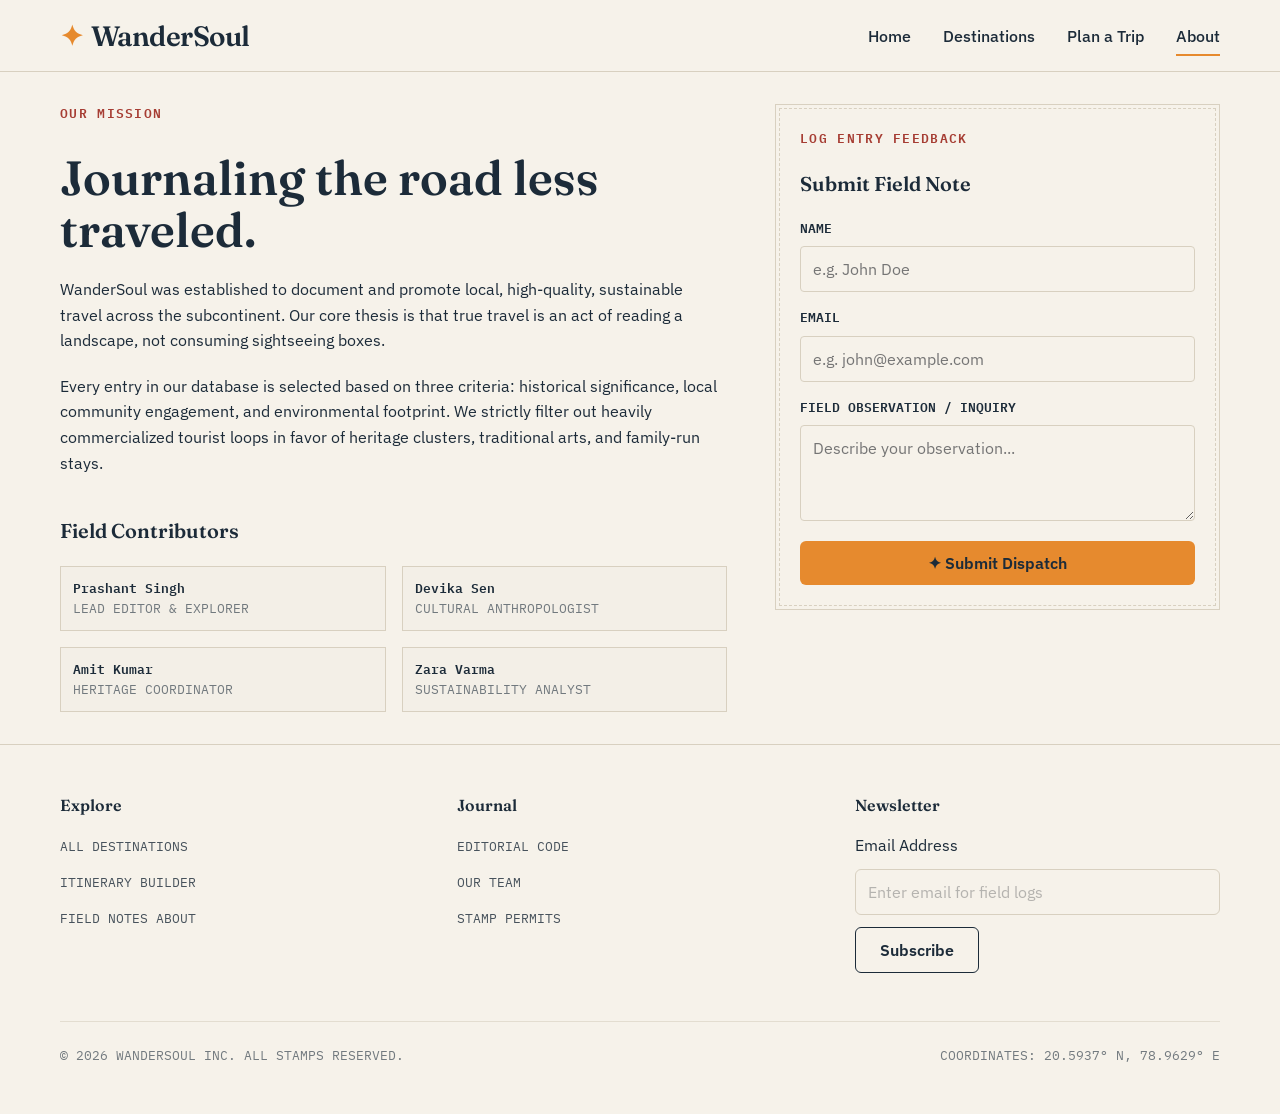
<file: frontend/about.html>
<!DOCTYPE html>
<html lang="en">
<head>
    <meta charset="UTF-8">
    <meta name="viewport" content="width=device-width, initial-scale=1.0">
    <meta name="description" content="Learn about WanderSoul's mission of promoting authentic, crowd-free cultural tourism and sustainable travel.">
    <title>WanderSoul — About & Contact</title>
    <link rel="stylesheet" href="style.css">
    <style>
        .about-layout {
            display: grid;
            grid-template-columns: 1fr;
            gap: var(--space-48);
            padding: var(--space-32) 0;
        }
        @media (min-width: 768px) {
            .about-layout {
                grid-template-columns: 1.2fr 0.8fr;
            }
        }
        .about-text {
            display: flex;
            flex-direction: column;
            gap: var(--space-20);
        }
        .team-grid {
            display: grid;
            grid-template-columns: 1fr 1fr;
            gap: var(--space-16);
            margin-top: var(--space-20);
            font-family: var(--font-meta);
            font-size: var(--fs-13);
        }
        .team-member {
            border: var(--border-hairline);
            padding: var(--space-12);
            background: rgba(28, 43, 57, 0.01);
        }
        .team-role {
            opacity: 0.6;
            text-transform: uppercase;
        }
        .team-name {
            font-weight: 600;
        }
        .contact-form {
            display: flex;
            flex-direction: column;
            gap: var(--space-20);
            border: var(--border-hairline);
            padding: var(--space-24);
            position: relative;
        }
        .contact-form::before {
            content: '';
            position: absolute;
            inset: 3px;
            border: 1px dashed var(--line);
            pointer-events: none;
        }
    </style>
</head>
<body>

    <!-- Skip Navigation -->
    <a href="#main-content" class="skip-link">Skip to main content</a>

    <!-- Header -->
    <header class="header" role="banner">
        <div class="container">
            <a href="index.html" class="logo-link" aria-label="WanderSoul Home">
                <span class="logo-symbol" aria-hidden="true">✦</span>
                <span class="logo-text">WanderSoul</span>
            </a>
            <nav role="navigation" aria-label="Main navigation">
                <ul class="nav-list">
                    <li><a href="index.html" class="nav-link">Home</a></li>
                    <li><a href="destinations.html" class="nav-link">Destinations</a></li>
                    <li><a href="plan.html" class="nav-link">Plan a Trip</a></li>
                    <li><a href="about.html" class="nav-link active">About</a></li>
                </ul>
            </nav>
        </div>
    </header>

    <!-- Main Content -->
    <main id="main-content" class="container" role="main">
        <div class="about-layout">
            
            <!-- Left Page: The Mission & Editorial Code -->
            <section class="about-text" aria-labelledby="about-title">
                <span class="section-eyebrow">OUR MISSION</span>
                <h1 id="about-title" class="detail-title">Journaling the road less traveled.</h1>
                
                <p class="detail-desc">
                    WanderSoul was established to document and promote local, high-quality, sustainable travel across the 
                    subcontinent. Our core thesis is that true travel is an act of reading a landscape, not consuming 
                    sightseeing boxes.
                </p>

                <p class="detail-desc">
                    Every entry in our database is selected based on three criteria: historical significance, local community 
                    engagement, and environmental footprint. We strictly filter out heavily commercialized tourist loops in 
                    favor of heritage clusters, traditional arts, and family-run stays.
                </p>

                <!-- Plain team listing in Plex Mono -->
                <div style="margin-top: var(--space-20);">
                    <h2 class="highlights-title">Field Contributors</h2>
                    <div class="team-grid">
                        <div class="team-member">
                            <div class="team-name">Prashant Singh</div>
                            <div class="team-role">Lead Editor & Explorer</div>
                        </div>
                        <div class="team-member">
                            <div class="team-name">Devika Sen</div>
                            <div class="team-role">Cultural Anthropologist</div>
                        </div>
                        <div class="team-member">
                            <div class="team-name">Amit Kumar</div>
                            <div class="team-role">Heritage Coordinator</div>
                        </div>
                        <div class="team-member">
                            <div class="team-name">Zara Varma</div>
                            <div class="team-role">Sustainability Analyst</div>
                        </div>
                    </div>
                </div>
            </section>

            <!-- Right Page: Contact Stub -->
            <section aria-labelledby="contact-title">
                <div class="contact-form">
                    <span class="section-eyebrow" style="margin-bottom: 0;">LOG ENTRY FEEDBACK</span>
                    <h2 id="contact-title" class="highlights-title">Submit Field Note</h2>
                    
                    <form onsubmit="event.preventDefault(); alert('Message logged successfully.'); this.reset();">
                        <div class="form-group" style="margin-bottom: var(--space-16);">
                            <label for="contact-name" class="form-label">Name</label>
                            <input type="text" id="contact-name" class="form-input" required placeholder="e.g. John Doe">
                        </div>
                        
                        <div class="form-group" style="margin-bottom: var(--space-16);">
                            <label for="contact-email" class="form-label">Email</label>
                            <input type="email" id="contact-email" class="form-input" required placeholder="e.g. john@example.com">
                        </div>

                        <div class="form-group" style="margin-bottom: var(--space-20);">
                            <label for="contact-message" class="form-label">Field Observation / Inquiry</label>
                            <textarea id="contact-message" class="form-input form-textarea" required placeholder="Describe your observation..."></textarea>
                        </div>

                        <button type="submit" class="btn btn-primary" style="width: 100%;">✦ Submit Dispatch</button>
                    </form>
                </div>
            </section>

        </div>
    </main>

    <!-- Footer -->
    <footer class="footer" role="contentinfo">
        <div class="container">
            <div class="footer-grid">
                <div class="footer-col">
                    <h4 class="footer-col-title">Explore</h4>
                    <ul class="footer-links">
                        <li><a href="destinations.html" class="footer-link">ALL DESTINATIONS</a></li>
                        <li><a href="plan.html" class="footer-link">ITINERARY BUILDER</a></li>
                        <li><a href="about.html" class="footer-link">FIELD NOTES ABOUT</a></li>
                    </ul>
                </div>
                <div class="footer-col">
                    <h4 class="footer-col-title">Journal</h4>
                    <ul class="footer-links">
                        <li><a href="about.html" class="footer-link">EDITORIAL CODE</a></li>
                        <li><a href="about.html" class="footer-link">OUR TEAM</a></li>
                        <li><a href="about.html" class="footer-link">STAMP PERMITS</a></li>
                    </ul>
                </div>
                <div class="footer-col">
                    <h4 class="footer-col-title">Newsletter</h4>
                    <form class="newsletter-form" onsubmit="event.preventDefault(); alert('Subscribed!');">
                        <label for="newsletter-email" class="sr-only">Email Address</label>
                        <input type="email" id="newsletter-email" class="newsletter-input" placeholder="Enter email for field logs" required>
                        <button type="submit" class="btn btn-secondary">Subscribe</button>
                    </form>
                </div>
            </div>
            <div class="footer-copyright">
                <span>© 2026 WANDERSOUL INC. ALL STAMPS RESERVED.</span>
                <span>COORDINATES: 20.5937° N, 78.9629° E</span>
            </div>
        </div>
    </footer>

</body>
</html>
</file>
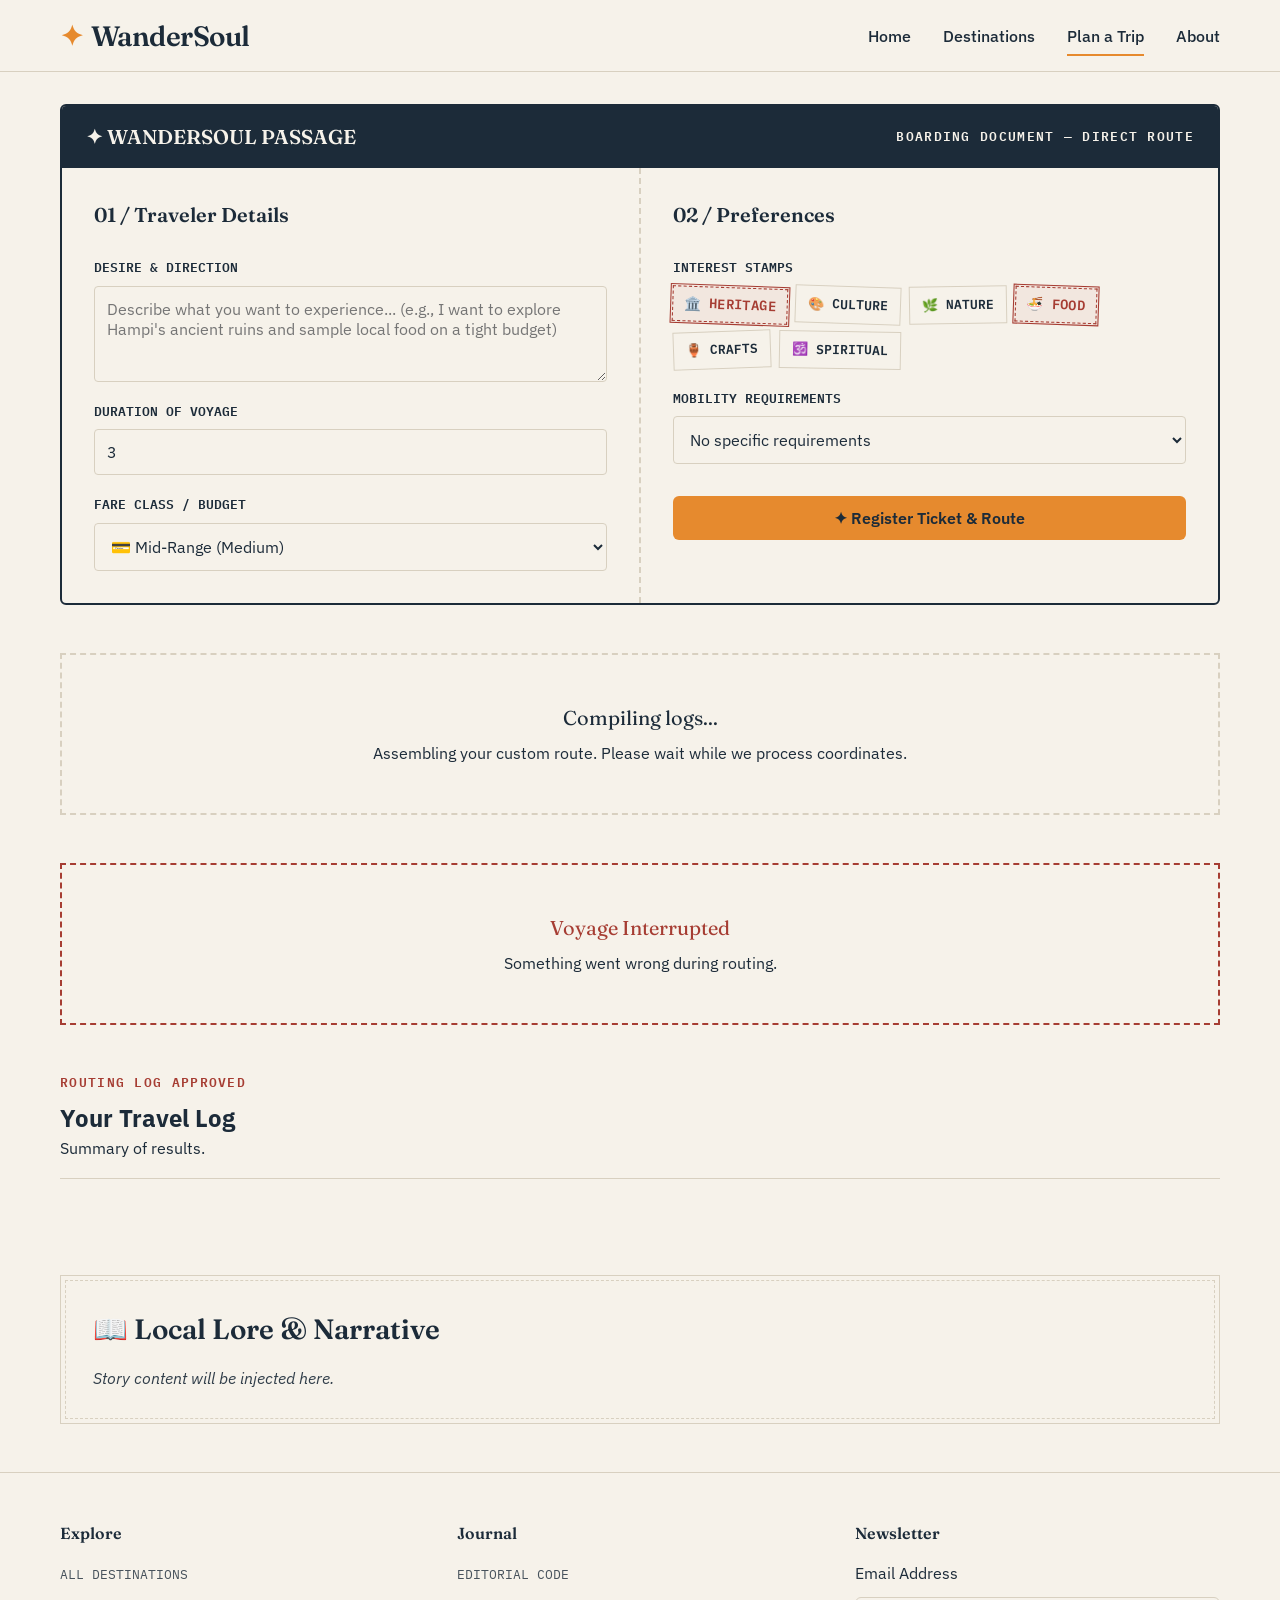
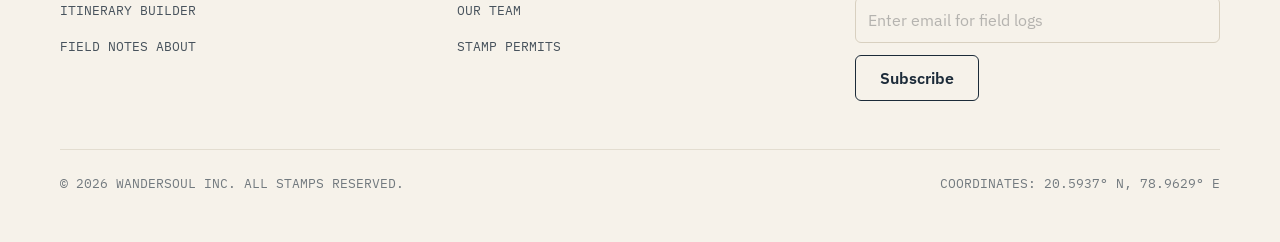
<file: frontend/plan.html>
<!DOCTYPE html>
<html lang="en">
<head>
    <meta charset="UTF-8">
    <meta name="viewport" content="width=device-width, initial-scale=1.0">
    <meta name="description" content="Generate a customized travel itinerary and passport-style journal route for your next trip across India.">
    <title>WanderSoul — Plan a Trip</title>
    <link rel="stylesheet" href="style.css">
</head>
<body>

    <!-- Skip Navigation -->
    <a href="#main-content" class="skip-link">Skip to main content</a>

    <!-- Header -->
    <header class="header" role="banner">
        <div class="container">
            <a href="index.html" class="logo-link" aria-label="WanderSoul Home">
                <span class="logo-symbol" aria-hidden="true">✦</span>
                <span class="logo-text">WanderSoul</span>
            </a>
            <nav role="navigation" aria-label="Main navigation">
                <ul class="nav-list">
                    <li><a href="index.html" class="nav-link">Home</a></li>
                    <li><a href="destinations.html" class="nav-link">Destinations</a></li>
                    <li><a href="plan.html" class="nav-link active">Plan a Trip</a></li>
                    <li><a href="about.html" class="nav-link">About</a></li>
                </ul>
            </nav>
        </div>
    </header>

    <!-- Main Content -->
    <main id="main-content" class="container" role="main">
        
        <!-- Boarding Pass Styled Form -->
        <section class="boarding-pass-card" aria-labelledby="form-heading">
            <div class="boarding-pass-header">
                <span class="boarding-pass-logo">✦ WANDERSOUL PASSAGE</span>
                <span class="boarding-pass-title">BOARDING DOCUMENT — DIRECT ROUTE</span>
            </div>
            
            <form id="itinerary-form" class="boarding-pass-grid" novalidate>
                
                <!-- Left Section: Traveler Details -->
                <div class="boarding-section">
                    <h2 id="form-heading" class="boarding-section-title">01 / Traveler Details</h2>
                    
                    <!-- Search Query -->
                    <div class="form-group">
                        <label for="query-input" class="form-label">Desire & Direction</label>
                        <textarea 
                            id="query-input" 
                            name="query" 
                            class="form-input form-textarea"
                            placeholder="Describe what you want to experience... (e.g., I want to explore Hampi's ancient ruins and sample local food on a tight budget)"
                            required
                            minlength="3"
                            maxlength="500"
                        ></textarea>
                    </div>

                    <!-- Days -->
                    <div class="form-group">
                        <label for="days-input" class="form-label">Duration of Voyage</label>
                        <input 
                            type="number" 
                            id="days-input" 
                            name="days" 
                            class="form-input" 
                            value="3" 
                            min="1" 
                            max="30" 
                            required
                        >
                    </div>

                    <!-- Budget -->
                    <div class="form-group">
                        <label for="budget-select" class="form-label">Fare Class / Budget</label>
                        <select id="budget-select" name="budget" class="form-input" required>
                            <option value="low">💰 Budget (Low)</option>
                            <option value="medium" selected>💳 Mid-Range (Medium)</option>
                            <option value="high">💎 Comfort (High)</option>
                        </select>
                    </div>
                </div>

                <!-- Perforation Divider -->
                <div class="boarding-perforate" aria-hidden="true"></div>

                <!-- Right Section: Preferences -->
                <div class="boarding-section">
                    <h2 class="boarding-section-title">02 / Preferences</h2>
                    
                    <!-- Interest stamps -->
                    <div class="form-group">
                        <span class="form-label">Interest Stamps</span>
                        <div class="form-tag-list" role="group" aria-label="Select interest tags">
                            <div class="stamp-item">
                                <input type="checkbox" id="pref-heritage" name="interests" value="heritage" class="stamp-checkbox" checked>
                                <label for="pref-heritage" class="stamp-label" style="--rot: -1.5deg;">🏛️ Heritage</label>
                            </div>
                            <div class="stamp-item">
                                <input type="checkbox" id="pref-culture" name="interests" value="cultural_deep_dive" class="stamp-checkbox">
                                <label for="pref-culture" class="stamp-label" style="--rot: 2deg;">🎨 Culture</label>
                            </div>
                            <div class="stamp-item">
                                <input type="checkbox" id="pref-nature" name="interests" value="nature" class="stamp-checkbox">
                                <label for="pref-nature" class="stamp-label" style="--rot: -1deg;">🌿 Nature</label>
                            </div>
                            <div class="stamp-item">
                                <input type="checkbox" id="pref-food" name="interests" value="street-food" class="stamp-checkbox" checked>
                                <label for="pref-food" class="stamp-label" style="--rot: 1.5deg;">🍜 Food</label>
                            </div>
                            <div class="stamp-item">
                                <input type="checkbox" id="pref-crafts" name="interests" value="crafts" class="stamp-checkbox">
                                <label for="pref-crafts" class="stamp-label" style="--rot: -2deg;">🏺 Crafts</label>
                            </div>
                            <div class="stamp-item">
                                <input type="checkbox" id="pref-spirituality" name="interests" value="spirituality" class="stamp-checkbox">
                                <label for="pref-spirituality" class="stamp-label" style="--rot: 1deg;">🕉️ Spiritual</label>
                            </div>
                        </div>
                    </div>

                    <!-- Accessibility -->
                    <div class="form-group">
                        <label for="accessibility-select" class="form-label">Mobility Requirements</label>
                        <select id="accessibility-select" name="accessibility" class="form-input">
                            <option value="none" selected>No specific requirements</option>
                            <option value="wheelchair-friendly">♿ Wheelchair-friendly routes</option>
                            <option value="limited-mobility">🦯 Limited mobility considerations</option>
                        </select>
                    </div>

                    <!-- Submit Button -->
                    <button type="submit" id="submit-btn" class="btn btn-primary" style="margin-top: var(--space-12); align-self: stretch;">
                        ✦ Register Ticket & Route
                    </button>
                </div>

            </form>
        </section>

        <!-- Loading State -->
        <div id="itinerary-loading" class="empty-state hidden" style="margin: var(--space-48) 0;" role="status" aria-live="polite" aria-busy="true">
            <div class="empty-state-title" id="loading-title">Compiling logs...</div>
            <p id="loading-desc">Assembling your custom route. Please wait while we process coordinates.</p>
        </div>

        <!-- Error State -->
        <div id="itinerary-error" class="empty-state hidden" style="margin: var(--space-48) 0; border-color: var(--seal-red);" role="alert" aria-live="assertive">
            <div class="empty-state-title" style="color: var(--seal-red);">Voyage Interrupted</div>
            <p id="error-message">Something went wrong during routing.</p>
        </div>

        <!-- Output Itinerary Section (Hidden until generated) -->
        <section id="itinerary-results" class="itinerary-container hidden" aria-labelledby="itinerary-heading">
            
            <div class="itinerary-meta">
                <span class="section-eyebrow">ROUTING LOG APPROVED</span>
                <h2 id="itinerary-heading" class="itinerary-title">Your Travel Log</h2>
                <p id="itinerary-summary" class="detail-desc">
                    Summary of results.
                </p>
            </div>

            <!-- Vertical Day Timeline -->
            <div id="timeline-flow" class="itinerary-timeline">
                <!-- Day timeline items will be dynamically injected here -->
            </div>

            <!-- Story segment -->
            <div id="story-segment" class="story-box hidden">
                <h3 class="story-title">📖 Local Lore & Narrative</h3>
                <p id="story-text" class="story-text">
                    Story content will be injected here.
                </p>
            </div>

        </section>

    </main>

    <!-- Footer -->
    <footer class="footer" role="contentinfo">
        <div class="container">
            <div class="footer-grid">
                <div class="footer-col">
                    <h4 class="footer-col-title">Explore</h4>
                    <ul class="footer-links">
                        <li><a href="destinations.html" class="footer-link">ALL DESTINATIONS</a></li>
                        <li><a href="plan.html" class="footer-link">ITINERARY BUILDER</a></li>
                        <li><a href="about.html" class="footer-link">FIELD NOTES ABOUT</a></li>
                    </ul>
                </div>
                <div class="footer-col">
                    <h4 class="footer-col-title">Journal</h4>
                    <ul class="footer-links">
                        <li><a href="about.html" class="footer-link">EDITORIAL CODE</a></li>
                        <li><a href="about.html" class="footer-link">OUR TEAM</a></li>
                        <li><a href="about.html" class="footer-link">STAMP PERMITS</a></li>
                    </ul>
                </div>
                <div class="footer-col">
                    <h4 class="footer-col-title">Newsletter</h4>
                    <form class="newsletter-form" onsubmit="event.preventDefault(); alert('Subscribed!');">
                        <label for="newsletter-email" class="sr-only">Email Address</label>
                        <input type="email" id="newsletter-email" class="newsletter-input" placeholder="Enter email for field logs" required>
                        <button type="submit" class="btn btn-secondary">Subscribe</button>
                    </form>
                </div>
            </div>
            <div class="footer-copyright">
                <span>© 2026 WANDERSOUL INC. ALL STAMPS RESERVED.</span>
                <span>COORDINATES: 20.5937° N, 78.9629° E</span>
            </div>
        </div>
    </footer>

    <script src="plan.js"></script>
</body>
</html>
</file>
<file: frontend/style.css>
/* ─── WanderSoul Design System: "Travel Document" ─── */

@import url('https://fonts.googleapis.com/css2?family=Fraunces:ital,opsz,wght@0,9..144,400..700;1,9..144,400..700&family=IBM+Plex+Mono:wght@400;500;600&family=IBM+Plex+Sans:wght@400;500;600;700&display=swap');

:root {
    /* Colors */
    --ink:        #1C2B39;   /* Deep indigo-charcoal — primary text, dark surfaces */
    --paper:      #F6F2EA;   /* Warm unbleached paper — base background */
    --marigold:   #E68A2E;   /* Saffron accent — primary actions, highlights */
    --seal-red:   #A63D33;   /* Muted stamp red — tags, badges, status ONLY (never buttons) */
    --line:       #D8D0C0;   /* Hairline borders and dividers */
    --success:    #4A7A5A;   /* Muted sage green — confirmations */
    
    /* Typography */
    --font-display: 'Fraunces', serif;
    --font-body:    'IBM Plex Sans', sans-serif;
    --font-meta:    'IBM Plex Mono', monospace;

    /* Typographic Scale (Strictly 48/36/28/20/16/13px) */
    --fs-48: 3rem;        /* 48px */
    --fs-36: 2.25rem;     /* 36px */
    --fs-28: 1.75rem;     /* 28px */
    --fs-20: 1.25rem;     /* 20px */
    --fs-16: 1rem;        /* 16px */
    --fs-13: 0.8125rem;   /* 13px */

    /* Spacing */
    --space-4:  0.25rem;  /* 4px */
    --space-8:  0.5rem;   /* 8px */
    --space-12: 0.75rem;  /* 12px */
    --space-16: 1rem;     /* 16px */
    --space-20: 1.25rem;  /* 20px */
    --space-24: 1.5rem;   /* 24px */
    --space-32: 2rem;     /* 32px */
    --space-48: 3rem;     /* 48px */
    --space-64: 4rem;     /* 64px */

    /* Borders & Outlines */
    --border-hairline: 1px solid var(--line);
    --border-dashed: 2px dashed var(--line);
    --btn-radius: 6px;
    --card-radius: 2px;
}

/* ─── CSS Reset & Base ─────────────────────────────────────────── */
*,
*::before,
*::after {
    box-sizing: border-box;
    margin: 0;
    padding: 0;
}

html {
    font-size: 16px;
    scroll-behavior: smooth;
    -webkit-font-smoothing: antialiased;
    -moz-osx-font-smoothing: grayscale;
}

body {
    font-family: var(--font-body);
    background-color: var(--paper);
    color: var(--ink);
    line-height: 1.5;
    min-height: 100vh;
    display: flex;
    flex-direction: column;
}

a {
    color: inherit;
    text-decoration: none;
}

img {
    max-width: 100%;
    height: auto;
    display: block;
}

/* Skip Navigation Link */
.skip-link {
    position: absolute;
    top: -100px;
    left: var(--space-16);
    background-color: var(--ink);
    color: var(--paper);
    padding: var(--space-8) var(--space-16);
    font-family: var(--font-meta);
    font-size: var(--fs-13);
    z-index: 1000;
    border: var(--border-hairline);
    border-radius: var(--btn-radius);
    transition: top 0.2s ease;
}

.skip-link:focus {
    top: var(--space-16);
    outline: 2px solid var(--marigold);
    outline-offset: 2px;
}

/* ─── Accessibility: Focus Outline ────────────────────────────── */
button:focus-visible,
a:focus-visible,
input:focus-visible,
select:focus-visible,
textarea:focus-visible {
    outline: 2px solid var(--marigold) !important;
    outline-offset: 2px !important;
}

.btn:disabled,
button[disabled] {
    opacity: 0.7;
    cursor: not-allowed;
}

/* ─── Layout: Container ────────────────────────────────────────── */
.container {
    width: 100%;
    max-width: 1200px;
    margin: 0 auto;
    padding: 0 var(--space-20);
}

/* ─── Header ───────────────────────────────────────────────────── */
.header {
    background-color: var(--paper);
    border-bottom: var(--border-hairline);
    height: 72px;
    display: flex;
    align-items: center;
    position: sticky;
    top: 0;
    z-index: 100;
}

.header .container {
    display: flex;
    justify-content: space-between;
    align-items: center;
}

.logo-link {
    display: flex;
    align-items: center;
    gap: var(--space-8);
}

.logo-symbol {
    font-family: var(--font-display);
    font-size: var(--fs-28);
    font-weight: 600;
    color: var(--marigold);
    line-height: 1;
}

.logo-text {
    font-family: var(--font-display);
    font-size: var(--fs-28);
    font-weight: 600;
    letter-spacing: -0.02em;
    color: var(--ink);
}

.nav-list {
    list-style: none;
    display: flex;
    gap: var(--space-32);
}

.nav-link {
    font-family: var(--font-body);
    font-size: var(--fs-16);
    font-weight: 500;
    color: var(--ink);
    position: relative;
    padding: var(--space-8) 0;
    transition: color 0.15s ease;
}

.nav-link:hover {
    color: var(--marigold);
}

.nav-link.active::after {
    content: '';
    position: absolute;
    bottom: -2px;
    left: 0;
    width: 100%;
    height: 2px;
    background-color: var(--marigold);
}

/* ─── Hero Section (Asymmetric Split) ──────────────────────────── */
.hero {
    display: grid;
    grid-template-columns: 1fr;
    border-bottom: var(--border-hairline);
    min-height: calc(80vh - 72px);
}

@media (min-width: 1024px) {
    .hero {
        grid-template-columns: 6fr 4fr;
    }
}

.hero-image-wrap {
    width: 100%;
    height: 350px;
    overflow: hidden;
    position: relative;
    border-bottom: var(--border-hairline);
}

@media (min-width: 1024px) {
    .hero-image-wrap {
        height: auto;
        border-bottom: none;
        border-right: var(--border-hairline);
    }
}

.hero-img {
    width: 100%;
    height: 100%;
    object-fit: cover;
    filter: sepia(0.1) contrast(1.05);
}

.hero-content {
    padding: var(--space-32) var(--space-20);
    display: flex;
    flex-direction: column;
    justify-content: center;
    background-color: var(--paper);
}

@media (min-width: 1024px) {
    .hero-content {
        padding: var(--space-64) var(--space-48);
    }
}

.hero-title {
    font-family: var(--font-display);
    font-size: var(--fs-36);
    font-weight: 600;
    line-height: 1.1;
    color: var(--ink);
    margin-bottom: var(--space-16);
    letter-spacing: -0.01em;
}

@media (min-width: 640px) {
    .hero-title {
        font-size: var(--fs-48);
    }
}

.hero-desc {
    font-family: var(--font-body);
    font-size: var(--fs-16);
    line-height: 1.5;
    color: var(--ink);
    margin-bottom: var(--space-32);
    opacity: 0.9;
}

/* ─── Boarding Pass Strip ──────────────────────────────────────── */
.boarding-strip {
    background-color: var(--paper);
    border-bottom: var(--border-hairline);
    padding: var(--space-16) 0;
    overflow-x: auto;
    white-space: nowrap;
}

.boarding-pass {
    display: inline-flex;
    align-items: center;
    width: 100%;
    min-width: 800px;
    justify-content: space-around;
    font-family: var(--font-meta);
    font-size: var(--fs-13);
    text-transform: uppercase;
    letter-spacing: 0.05em;
}

.boarding-item {
    display: flex;
    flex-direction: column;
    gap: var(--space-4);
}

.boarding-label {
    opacity: 0.6;
}

.boarding-value {
    font-weight: 600;
    color: var(--ink);
}

.boarding-divider {
    border-left: var(--border-dashed);
    height: 32px;
    margin: 0 var(--space-16);
}

/* ─── Section Header ───────────────────────────────────────────── */
.section {
    padding: var(--space-64) 0;
    border-bottom: var(--border-hairline);
}

.section-eyebrow {
    font-family: var(--font-meta);
    font-size: var(--fs-13);
    font-weight: 600;
    text-transform: uppercase;
    letter-spacing: 0.1em;
    color: var(--seal-red);
    margin-bottom: var(--space-8);
    display: block;
}

.section-title {
    font-family: var(--font-display);
    font-size: var(--fs-28);
    font-weight: 600;
    line-height: 1.2;
    color: var(--ink);
    margin-bottom: var(--space-32);
}

@media (min-width: 640px) {
    .section-title {
        font-size: var(--fs-36);
    }
}

/* ─── Featured Destinations: Editorial Grid ────────────────────── */
.editorial-grid {
    display: grid;
    grid-template-columns: 1fr;
    gap: var(--space-32);
}

@media (min-width: 768px) {
    .editorial-grid {
        grid-template-columns: repeat(3, 1fr);
    }
}

.editorial-card {
    background-color: var(--paper);
    border: var(--border-hairline);
    position: relative;
    display: flex;
    flex-direction: column;
    transition: transform 150ms ease, border-color 150ms ease;
    cursor: pointer;
}

.editorial-card:hover {
    transform: translateY(-4px);
    border-color: var(--ink);
}

@media (prefers-reduced-motion: reduce) {
    .editorial-card:hover {
        transform: none;
    }
}

/* First card (spans 2 columns on tablet/desktop) */
@media (min-width: 768px) {
    .editorial-card.large {
        grid-column: span 2;
    }
}

.card-img-wrap {
    aspect-ratio: 16/10;
    overflow: hidden;
    position: relative;
    border-bottom: var(--border-hairline);
}

.editorial-card.large .card-img-wrap {
    aspect-ratio: 16/9;
}

.card-img {
    width: 100%;
    height: 100%;
    object-fit: cover;
    filter: sepia(0.05);
    transition: transform 0.3s ease;
}

.card-content {
    padding: var(--space-20);
    display: flex;
    flex-direction: column;
    flex-grow: 1;
}

.card-meta-row {
    font-family: var(--font-meta);
    font-size: var(--fs-13);
    color: var(--ink);
    opacity: 0.7;
    margin-bottom: var(--space-8);
}

.card-title {
    font-family: var(--font-display);
    font-size: var(--fs-20);
    font-weight: 600;
    color: var(--ink);
    margin-bottom: var(--space-8);
}

@media (min-width: 768px) {
    .editorial-card.large .card-title {
        font-size: var(--fs-28);
    }
}

.card-desc {
    font-family: var(--font-body);
    font-size: var(--fs-16);
    color: var(--ink);
    opacity: 0.8;
    line-height: 1.4;
}

/* Circular Stamp Badge */
.stamp-badge {
    position: absolute;
    top: var(--space-16);
    right: var(--space-16);
    width: 60px;
    height: 60px;
    border-radius: 50%;
    border: 2px solid var(--seal-red);
    background-color: transparent;
    display: flex;
    align-items: center;
    justify-content: center;
    transform: rotate(-12deg);
    z-index: 10;
    pointer-events: none;
}

.stamp-badge::after {
    content: '';
    position: absolute;
    inset: 2px;
    border: 1px dashed var(--seal-red);
    border-radius: 50%;
}

.stamp-text {
    font-family: var(--font-meta);
    font-size: 8px;
    font-weight: 700;
    color: var(--seal-red);
    text-transform: uppercase;
    text-align: center;
    line-height: 1.1;
    word-break: break-all;
    max-width: 48px;
}

/* ─── Sequence Section (How It Works) ──────────────────────────── */
.seq-grid {
    display: grid;
    grid-template-columns: 1fr;
    gap: var(--space-32);
}

@media (min-width: 768px) {
    .seq-grid {
        grid-template-columns: repeat(3, 1fr);
    }
}

.seq-item {
    border-left: var(--border-hairline);
    padding-left: var(--space-20);
    position: relative;
}

.seq-eyebrow {
    font-family: var(--font-meta);
    font-size: var(--fs-13);
    font-weight: 600;
    color: var(--seal-red);
    margin-bottom: var(--space-12);
    display: block;
}

.seq-title {
    font-family: var(--font-display);
    font-size: var(--fs-20);
    font-weight: 600;
    color: var(--ink);
    margin-bottom: var(--space-8);
}

.seq-desc {
    font-family: var(--font-body);
    font-size: var(--fs-16);
    color: var(--ink);
    opacity: 0.8;
    line-height: 1.5;
}

/* ─── Buttons ──────────────────────────────────────────────────── */
.btn {
    font-family: var(--font-body);
    font-size: var(--fs-16);
    font-weight: 600;
    padding: var(--space-12) var(--space-24);
    border-radius: var(--btn-radius);
    cursor: pointer;
    display: inline-flex;
    align-items: center;
    justify-content: center;
    transition: background-color 0.15s ease, border-color 0.15s ease;
    border: none;
    align-self: flex-start;
}

.btn-primary {
    background-color: var(--marigold);
    color: var(--ink);
}

.btn-primary:hover {
    background-color: #d17822; /* darker marigold */
}

.btn-secondary {
    background-color: transparent;
    border: 1px solid var(--ink);
    color: var(--ink);
}

.btn-secondary:hover {
    background-color: rgba(28, 43, 57, 0.05);
}

/* ─── Footer ───────────────────────────────────────────────────── */
.footer {
    background-color: var(--paper);
    border-top: var(--border-hairline);
    padding: var(--space-48) 0;
    margin-top: auto;
}

.footer-grid {
    display: grid;
    grid-template-columns: 1fr;
    gap: var(--space-32);
}

@media (min-width: 768px) {
    .footer-grid {
        grid-template-columns: repeat(3, 1fr);
    }
}

.footer-col {
    display: flex;
    flex-direction: column;
}

.footer-col-title {
    font-family: var(--font-display);
    font-size: var(--fs-16);
    font-weight: 600;
    margin-bottom: var(--space-16);
    color: var(--ink);
}

.footer-links {
    list-style: none;
    display: flex;
    flex-direction: column;
    gap: var(--space-12);
}

.footer-link {
    font-family: var(--font-meta);
    font-size: var(--fs-13);
    color: var(--ink);
    opacity: 0.8;
    transition: opacity 0.15s ease, color 0.15s ease;
}

.footer-link:hover {
    opacity: 1;
    color: var(--marigold);
}

/* Newsletter form */
.newsletter-form {
    display: flex;
    flex-direction: column;
    gap: var(--space-12);
}

.newsletter-input {
    font-family: var(--font-body);
    font-size: var(--fs-16);
    padding: var(--space-12);
    border: var(--border-hairline);
    background-color: var(--paper);
    color: var(--ink);
    border-radius: var(--btn-radius);
    width: 100%;
}

.newsletter-input::placeholder {
    opacity: 0.5;
}

.footer-copyright {
    margin-top: var(--space-48);
    padding-top: var(--space-24);
    border-top: var(--border-hairline);
    font-family: var(--font-meta);
    font-size: var(--fs-13);
    opacity: 0.6;
    display: flex;
    justify-content: space-between;
}

/* ─── Destinations Listing Page Layout ─────────────────────────── */
.list-layout {
    display: grid;
    grid-template-columns: 1fr;
    gap: var(--space-32);
    padding: var(--space-32) 0;
}

@media (min-width: 1024px) {
    .list-layout {
        grid-template-columns: 280px 1fr;
        align-items: start;
    }
}

/* Filter Sidebar */
.filter-sidebar {
    background-color: var(--paper);
    border: var(--border-hairline);
    padding: var(--space-24);
    display: flex;
    flex-direction: column;
    gap: var(--space-32);
}

.filter-group {
    display: flex;
    flex-direction: column;
    gap: var(--space-16);
}

.filter-group-title {
    font-family: var(--font-display);
    font-size: var(--fs-20);
    font-weight: 600;
    color: var(--ink);
    border-bottom: var(--border-hairline);
    padding-bottom: var(--space-8);
}

/* Checkbox Stamps */
.stamp-list {
    display: flex;
    flex-wrap: wrap;
    gap: var(--space-8);
}

.stamp-item {
    position: relative;
    user-select: none;
}

/* Screen reader only checkbox */
.stamp-checkbox {
    position: absolute;
    opacity: 0;
    width: 0;
    height: 0;
}

.stamp-label {
    display: inline-block;
    padding: var(--space-8) var(--space-12);
    font-family: var(--font-meta);
    font-size: var(--fs-13);
    font-weight: 600;
    color: var(--ink);
    background-color: transparent;
    border: 1px solid var(--line);
    outline: 1px dashed transparent;
    cursor: pointer;
    text-transform: uppercase;
    transform: rotate(var(--rot, -1deg));
    transition: all 150ms ease;
}

.stamp-label:hover {
    border-color: var(--ink);
    transform: rotate(calc(var(--rot, -1deg) * -1.5)) scale(1.02);
}

/* Checked stamp styling */
.stamp-checkbox:checked + .stamp-label {
    background-color: rgba(166, 61, 51, 0.06);
    border: 1.5px solid var(--seal-red);
    outline: 1px dashed var(--seal-red);
    outline-offset: -3px;
    color: var(--seal-red);
    transform: rotate(2deg) scale(1.05);
}

/* Focus styles for keyboard navigation */
.stamp-checkbox:focus-visible + .stamp-label {
    outline: 2px solid var(--marigold) !important;
    outline-offset: 2px;
}

/* Results Content Area */
.results-header {
    display: flex;
    justify-content: space-between;
    align-items: center;
    border-bottom: var(--border-hairline);
    padding-bottom: var(--space-16);
    margin-bottom: var(--space-24);
}

.results-count {
    font-family: var(--font-meta);
    font-size: var(--fs-13);
    color: var(--ink);
    opacity: 0.8;
}

.sort-control {
    font-family: var(--font-meta);
    font-size: var(--fs-13);
    color: var(--ink);
}

.sort-link {
    background: none;
    border: none;
    cursor: pointer;
    font-family: inherit;
    font-size: inherit;
    color: inherit;
    text-decoration: underline;
    opacity: 0.6;
    padding: 0 var(--space-4);
    transition: opacity 150ms ease;
}

.sort-link:hover,
.sort-link.active {
    opacity: 1;
    font-weight: 600;
}

/* Loose masonry/editorial grid */
.destinations-grid {
    display: grid;
    grid-template-columns: repeat(auto-fill, minmax(280px, 1fr));
    gap: var(--space-32);
    align-items: start;
}

@media (min-width: 1024px) {
    /* Stagger items slightly for dynamic editorial look */
    .destinations-grid article:nth-child(even) {
        margin-top: var(--space-32);
    }
}

/* Empty states */
.empty-state {
    padding: var(--space-48) var(--space-24);
    text-align: center;
    border: var(--border-dashed);
    color: var(--ink);
    font-family: var(--font-body);
}

.empty-state-title {
    font-family: var(--font-display);
    font-size: var(--fs-20);
    margin-bottom: var(--space-8);
}

/* ─── Destination Detail Page (Journal Spread) ─────────────────── */
.journal-spread {
    display: grid;
    grid-template-columns: 1fr;
    gap: var(--space-32);
    padding: var(--space-20);
    border: var(--border-hairline);
    background-color: var(--paper);
    position: relative;
    margin: var(--space-32) 0;
}

@media (min-width: 1024px) {
    .journal-spread {
        grid-template-columns: 1fr 1fr;
        gap: var(--space-48);
        padding: var(--space-48);
    }
    
    /* Spine vertical rule divider */
    .journal-spread::after {
        content: '';
        position: absolute;
        top: 0;
        bottom: 0;
        left: 50%;
        width: 1px;
        background-color: var(--line);
        pointer-events: none;
    }
}

/* Left Page: Photo */
.journal-left-page {
    display: flex;
    flex-direction: column;
    justify-content: center;
    align-items: center;
    position: relative;
}

.journal-photo-frame {
    background-color: #FFFFFF;
    border: var(--border-hairline);
    padding: var(--space-12) var(--space-12) var(--space-32) var(--space-12);
    box-shadow: 0 4px 12px rgba(28, 43, 57, 0.08);
    transform: rotate(-1deg);
    width: 100%;
    max-width: 480px;
    position: relative;
}

.journal-main-photo {
    width: 100%;
    aspect-ratio: 4/3;
    object-fit: cover;
    filter: sepia(0.05) contrast(1.02);
}

.journal-photo-caption {
    font-family: var(--font-meta);
    font-size: var(--fs-13);
    text-align: center;
    margin-top: var(--space-12);
    opacity: 0.7;
    text-transform: uppercase;
}

/* Right Page: Content */
.journal-right-page {
    display: flex;
    flex-direction: column;
    gap: var(--space-24);
}

.detail-category {
    font-family: var(--font-meta);
    font-size: var(--fs-13);
    font-weight: 600;
    color: var(--seal-red);
    text-transform: uppercase;
    letter-spacing: 0.05em;
}

.detail-title {
    font-family: var(--font-display);
    font-size: var(--fs-36);
    font-weight: 600;
    color: var(--ink);
    line-height: 1.1;
}

@media (min-width: 640px) {
    .detail-title {
        font-size: var(--fs-48);
    }
}

.detail-desc {
    font-family: var(--font-body);
    font-size: var(--fs-16);
    line-height: 1.6;
    color: var(--ink);
}

/* Fact Strip */
.detail-fact-strip {
    border-top: var(--border-hairline);
    border-bottom: var(--border-hairline);
    padding: var(--space-12) 0;
    display: grid;
    grid-template-columns: repeat(3, 1fr);
    gap: var(--space-12);
    font-family: var(--font-meta);
    font-size: var(--fs-13);
}

.fact-item {
    display: flex;
    flex-direction: column;
    gap: var(--space-4);
}

.fact-label {
    opacity: 0.6;
    text-transform: uppercase;
}

.fact-value {
    font-weight: 600;
}

/* Highlights List */
.highlights-container {
    display: flex;
    flex-direction: column;
    gap: var(--space-12);
}

.highlights-title {
    font-family: var(--font-display);
    font-size: var(--fs-20);
    font-weight: 600;
}

.detail-highlights {
    border-left: 2px solid var(--marigold);
    padding-left: var(--space-16);
    list-style: none;
    display: flex;
    flex-direction: column;
    gap: var(--space-12);
}

.highlight-item {
    font-family: var(--font-body);
    font-size: var(--fs-16);
    line-height: 1.4;
}

.highlight-item strong {
    font-family: var(--font-meta);
    font-size: var(--fs-13);
    font-weight: 600;
    color: var(--seal-red);
    text-transform: uppercase;
    margin-right: var(--space-8);
}

/* Album Gallery */
.gallery-section {
    margin: var(--space-48) 0;
}

.gallery-scroll {
    display: flex;
    gap: var(--space-20);
    overflow-x: auto;
    padding: var(--space-16) var(--space-4);
    scroll-snap-type: x mandatory;
}

.gallery-card {
    flex: 0 0 280px;
    background-color: #FFFFFF;
    border: var(--border-hairline);
    padding: var(--space-12) var(--space-12) var(--space-24) var(--space-12);
    box-shadow: 0 2px 8px rgba(28, 43, 57, 0.05);
    transform: rotate(var(--rot, 0deg));
    scroll-snap-align: start;
    transition: transform 0.2s ease;
}

.gallery-card:hover {
    transform: rotate(0deg) scale(1.02);
    z-index: 10;
}

.gallery-img {
    width: 100%;
    aspect-ratio: 4/3;
    object-fit: cover;
    filter: sepia(0.05);
    border: 1px solid var(--line);
}

.gallery-title {
    font-family: var(--font-display);
    font-size: var(--fs-16);
    font-weight: 600;
    margin-top: var(--space-12);
    text-align: center;
    color: var(--ink);
}

/* Ticket Stub CTA */
.ticket-cta {
    display: grid;
    grid-template-columns: 1fr;
    border: 2px solid var(--ink);
    border-radius: var(--btn-radius);
    background-color: var(--paper);
    margin: var(--space-64) 0;
    overflow: hidden;
}

@media (min-width: 768px) {
    .ticket-cta {
        grid-template-columns: 3fr 1fr;
    }
}

.ticket-body {
    padding: var(--space-32);
    display: flex;
    flex-direction: column;
    justify-content: center;
    gap: var(--space-12);
}

.ticket-code {
    font-family: var(--font-meta);
    font-size: var(--fs-13);
    color: var(--seal-red);
    font-weight: 600;
    letter-spacing: 0.1em;
}

.ticket-title {
    font-family: var(--font-display);
    font-size: var(--fs-28);
    font-weight: 600;
    color: var(--ink);
}

.ticket-desc {
    font-family: var(--font-body);
    font-size: var(--fs-16);
    opacity: 0.8;
}

.ticket-stub-end {
    border-top: var(--border-dashed);
    padding: var(--space-32);
    display: flex;
    flex-direction: column;
    align-items: center;
    justify-content: center;
    background-color: rgba(28, 43, 57, 0.02);
    gap: var(--space-16);
}

@media (min-width: 768px) {
    .ticket-stub-end {
        border-top: none;
        border-left: var(--border-dashed);
    }
}

.ticket-barcode {
    display: flex;
    height: 48px;
    align-items: stretch;
    gap: 2px;
    opacity: 0.8;
}

.barcode-line {
    width: 2px;
    background-color: var(--ink);
}

.barcode-line.wide {
    width: 4px;
}

.barcode-line.thin {
    width: 1px;
}

.barcode-line.space {
    background-color: transparent;
    width: 3px;
}

.ticket-btn {
    width: 100%;
}

/* ─── Plan a Trip Page (Boarding Pass Form & Itinerary Builder) ── */
.boarding-pass-card {
    background-color: var(--paper);
    border: 2px solid var(--ink);
    border-radius: var(--btn-radius);
    margin: var(--space-32) 0;
    overflow: hidden;
    position: relative;
}

.boarding-pass-header {
    background-color: var(--ink);
    color: var(--paper);
    padding: var(--space-16) var(--space-24);
    display: flex;
    justify-content: space-between;
    align-items: center;
}

.boarding-pass-logo {
    font-family: var(--font-display);
    font-size: var(--fs-20);
    font-weight: 600;
}

.boarding-pass-title {
    font-family: var(--font-meta);
    font-size: var(--fs-13);
    font-weight: 600;
    letter-spacing: 0.1em;
    text-transform: uppercase;
}

.boarding-pass-grid {
    display: grid;
    grid-template-columns: 1fr;
}

@media (min-width: 1024px) {
    .boarding-pass-grid {
        grid-template-columns: 1fr auto 1fr;
    }
}

.boarding-section {
    padding: var(--space-32);
    display: flex;
    flex-direction: column;
    gap: var(--space-20);
}

.boarding-section-title {
    font-family: var(--font-display);
    font-size: var(--fs-20);
    font-weight: 600;
    color: var(--ink);
    margin-bottom: var(--space-8);
}

.boarding-perforate {
    border-top: var(--border-dashed);
    width: 100%;
    margin: 0;
}

@media (min-width: 1024px) {
    .boarding-perforate {
        border-top: none;
        border-left: var(--border-dashed);
        height: 100%;
        width: 1px;
    }
}

/* Input Styles */
.form-group {
    display: flex;
    flex-direction: column;
    gap: var(--space-8);
}

.form-label {
    font-family: var(--font-meta);
    font-size: var(--fs-13);
    font-weight: 600;
    color: var(--ink);
    text-transform: uppercase;
}

.form-input {
    font-family: var(--font-body);
    font-size: var(--fs-16);
    padding: var(--space-12);
    border: var(--border-hairline);
    background-color: var(--paper);
    color: var(--ink);
    border-radius: 4px;
    width: 100%;
    transition: border-color 0.15s ease;
}

.form-input:focus {
    border-color: var(--marigold);
}

.form-textarea {
    resize: vertical;
    min-height: 96px;
}

/* Checked tag list inside forms */
.form-tag-list {
    display: flex;
    flex-wrap: wrap;
    gap: var(--space-8);
}

/* Timeline Layout */
.itinerary-container {
    margin: var(--space-48) 0;
    display: flex;
    flex-direction: column;
    gap: var(--space-32);
}

.itinerary-meta {
    border-bottom: var(--border-hairline);
    padding-bottom: var(--space-16);
}

.itinerary-timeline {
    position: relative;
    padding-left: var(--space-64);
    display: flex;
    flex-direction: column;
    gap: var(--space-48);
}

/* Timeline vertical line */
.itinerary-timeline::before {
    content: '';
    position: absolute;
    top: var(--space-16);
    bottom: var(--space-16);
    left: 23px;
    width: 2px;
    border-left: 2px dotted var(--marigold);
}

.timeline-item {
    position: relative;
}

.timeline-marker {
    position: absolute;
    left: calc(var(--space-64) * -1 + 1px);
    width: 46px;
    height: 32px;
    background-color: var(--ink);
    color: var(--paper);
    border: 1px solid var(--line);
    display: flex;
    align-items: center;
    justify-content: center;
    font-family: var(--font-meta);
    font-size: var(--fs-13);
    font-weight: 600;
    text-transform: uppercase;
    z-index: 2;
}

.timeline-content {
    background-color: var(--paper);
    border: var(--border-hairline);
    padding: var(--space-24);
    display: flex;
    flex-direction: column;
    gap: var(--space-16);
}

.timeline-title {
    font-family: var(--font-display);
    font-size: var(--fs-28);
    font-weight: 600;
}

.timeline-desc {
    font-family: var(--font-body);
    font-size: var(--fs-16);
    line-height: 1.5;
}

/* Inner elements in timeline card */
.timeline-card-meta {
    font-family: var(--font-meta);
    font-size: var(--fs-13);
    color: var(--seal-red);
    text-transform: uppercase;
    font-weight: 600;
}

.timeline-sub-grid {
    display: grid;
    grid-template-columns: 1fr;
    gap: var(--space-20);
    border-top: var(--border-hairline);
    padding-top: var(--space-16);
}

@media (min-width: 768px) {
    .timeline-sub-grid {
        grid-template-columns: 1fr 1fr;
    }
}

.timeline-sub-item {
    display: flex;
    flex-direction: column;
    gap: var(--space-4);
}

.timeline-sub-title {
    font-family: var(--font-display);
    font-size: var(--fs-16);
    font-weight: 600;
}

.timeline-sub-desc {
    font-family: var(--font-body);
    font-size: var(--fs-13);
    opacity: 0.8;
}

/* Story Segment at the end */
.story-box {
    background-color: var(--paper);
    border: var(--border-hairline);
    padding: var(--space-32);
    margin-top: var(--space-32);
    display: flex;
    flex-direction: column;
    gap: var(--space-16);
    position: relative;
}

.story-box::before {
    content: '';
    position: absolute;
    inset: 4px;
    border: 1px dashed var(--line);
    pointer-events: none;
}

.story-title {
    font-family: var(--font-display);
    font-size: var(--fs-28);
    font-weight: 600;
}

.story-text {
    font-family: var(--font-body);
    font-size: var(--fs-16);
    line-height: 1.6;
    font-style: italic;
    opacity: 0.9;
}
</file>
